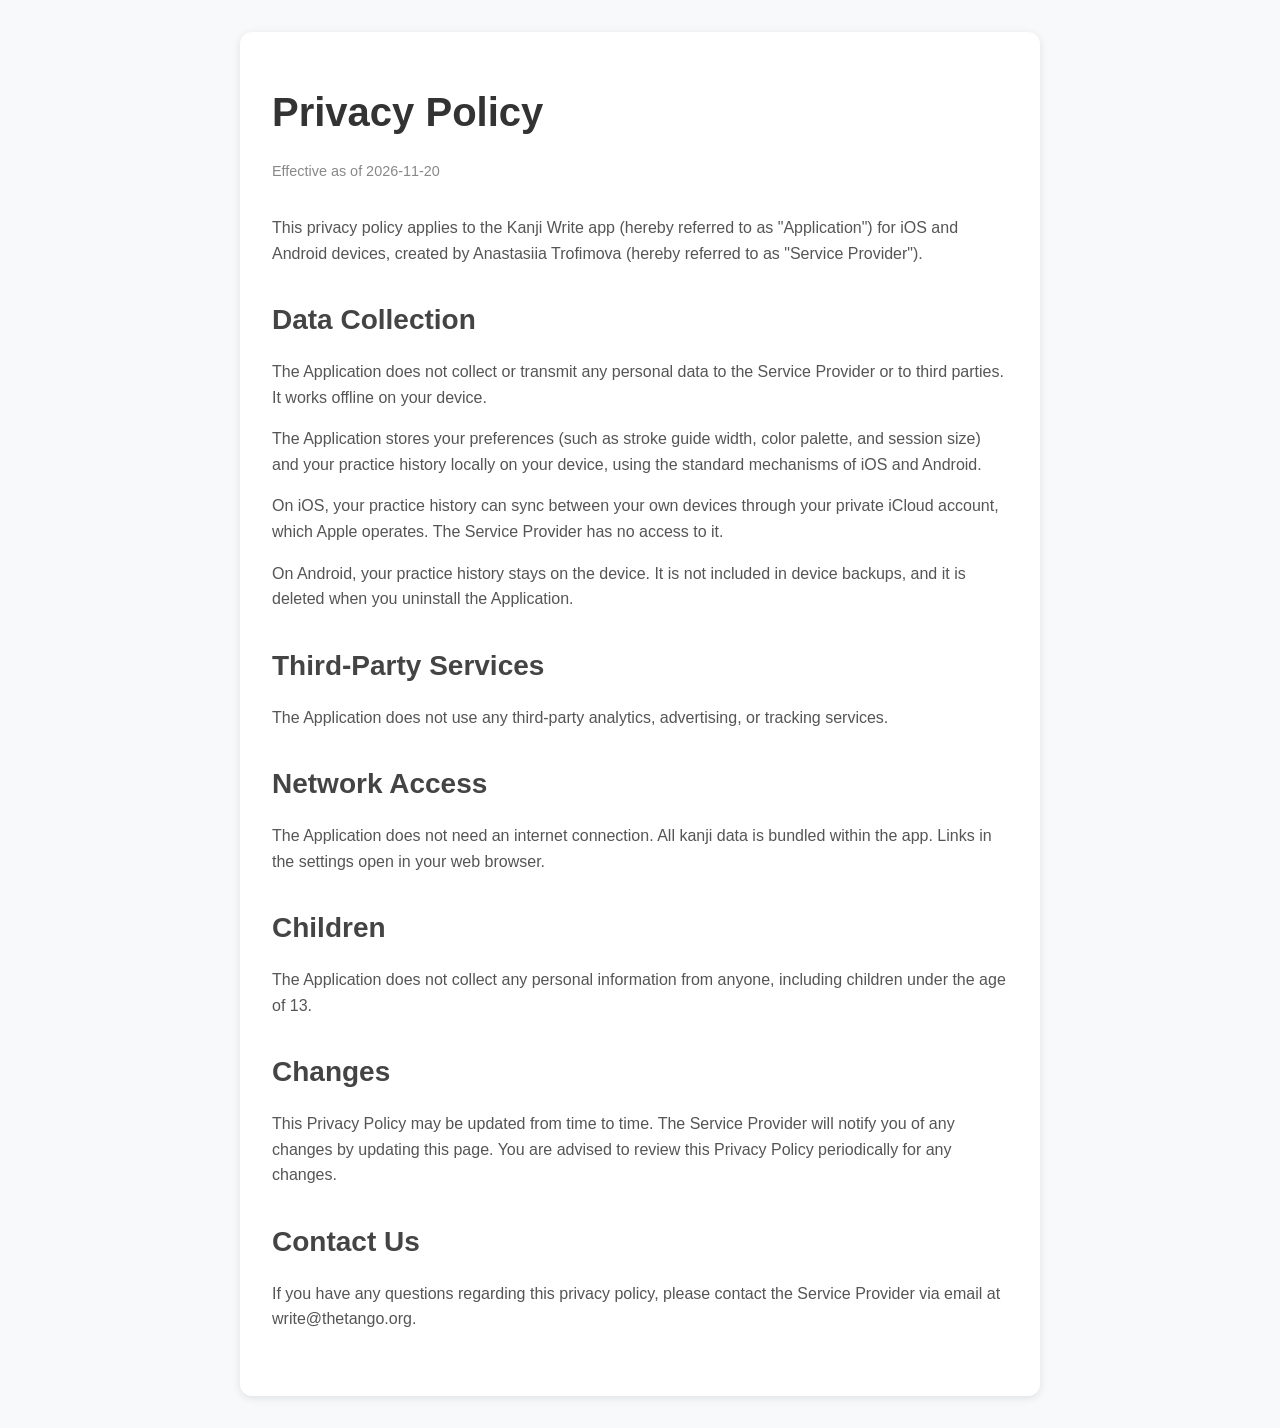
<file: pages/privacy.html>
<!DOCTYPE html>
<html lang="en">
<head>
    <meta charset="UTF-8">
    <meta name="viewport" content="width=device-width, initial-scale=1.0">
    <title>Privacy Policy - Write</title>
    <style>
        * {
            margin: 0;
            padding: 0;
            box-sizing: border-box;
        }

        body {
            font-family: -apple-system, BlinkMacSystemFont, 'Segoe UI', Roboto, sans-serif;
            line-height: 1.6;
            color: #333;
            background: #f8f9fa;
            min-height: 100vh;
            padding: 2rem 0;
        }

        .container {
            max-width: 800px;
            margin: 0 auto;
            background: white;
            border-radius: 12px;
            box-shadow: 0 2px 8px rgba(0,0,0,0.1);
            padding: 3rem 2rem;
        }

        h1 {
            font-size: 2.5rem;
            color: #333;
            margin-bottom: 1rem;
            font-weight: 700;
        }

        h2 {
            font-size: 1.75rem;
            color: #444;
            margin-top: 2rem;
            margin-bottom: 1rem;
            font-weight: 600;
        }

        p {
            margin-bottom: 1rem;
            color: #555;
        }

        .last-updated {
            color: #888;
            font-size: 0.9rem;
            margin-bottom: 2rem;
        }

        @media (max-width: 768px) {
            .container {
                padding: 2rem 1.5rem;
            }

            h1 {
                font-size: 2rem;
            }

            h2 {
                font-size: 1.5rem;
            }
        }
    </style>
</head>
<body>
    <div class="container">
        <h1>Privacy Policy</h1>
        <p class="last-updated">Effective as of 2026-11-20</p>

        <p>This privacy policy applies to the Kanji Write app (hereby referred to as "Application") for iOS and Android devices, created by Anastasiia Trofimova (hereby referred to as "Service Provider").</p>

        <h2>Data Collection</h2>
        <p>The Application does not collect or transmit any personal data to the Service Provider or to third parties. It works offline on your device.</p>
        <p>The Application stores your preferences (such as stroke guide width, color palette, and session size) and your practice history locally on your device, using the standard mechanisms of iOS and Android.</p>
        <p>On iOS, your practice history can sync between your own devices through your private iCloud account, which Apple operates. The Service Provider has no access to it.</p>
        <p>On Android, your practice history stays on the device. It is not included in device backups, and it is deleted when you uninstall the Application.</p>

        <h2>Third-Party Services</h2>
        <p>The Application does not use any third-party analytics, advertising, or tracking services.</p>

        <h2>Network Access</h2>
        <p>The Application does not need an internet connection. All kanji data is bundled within the app. Links in the settings open in your web browser.</p>

        <h2>Children</h2>
        <p>The Application does not collect any personal information from anyone, including children under the age of 13.</p>

        <h2>Changes</h2>
        <p>This Privacy Policy may be updated from time to time. The Service Provider will notify you of any changes by updating this page. You are advised to review this Privacy Policy periodically for any changes.</p>

        <h2>Contact Us</h2>
        <p>If you have any questions regarding this privacy policy, please contact the Service Provider via email at write@thetango.org.</p>
    </div>
</body>
</html>
</file>
